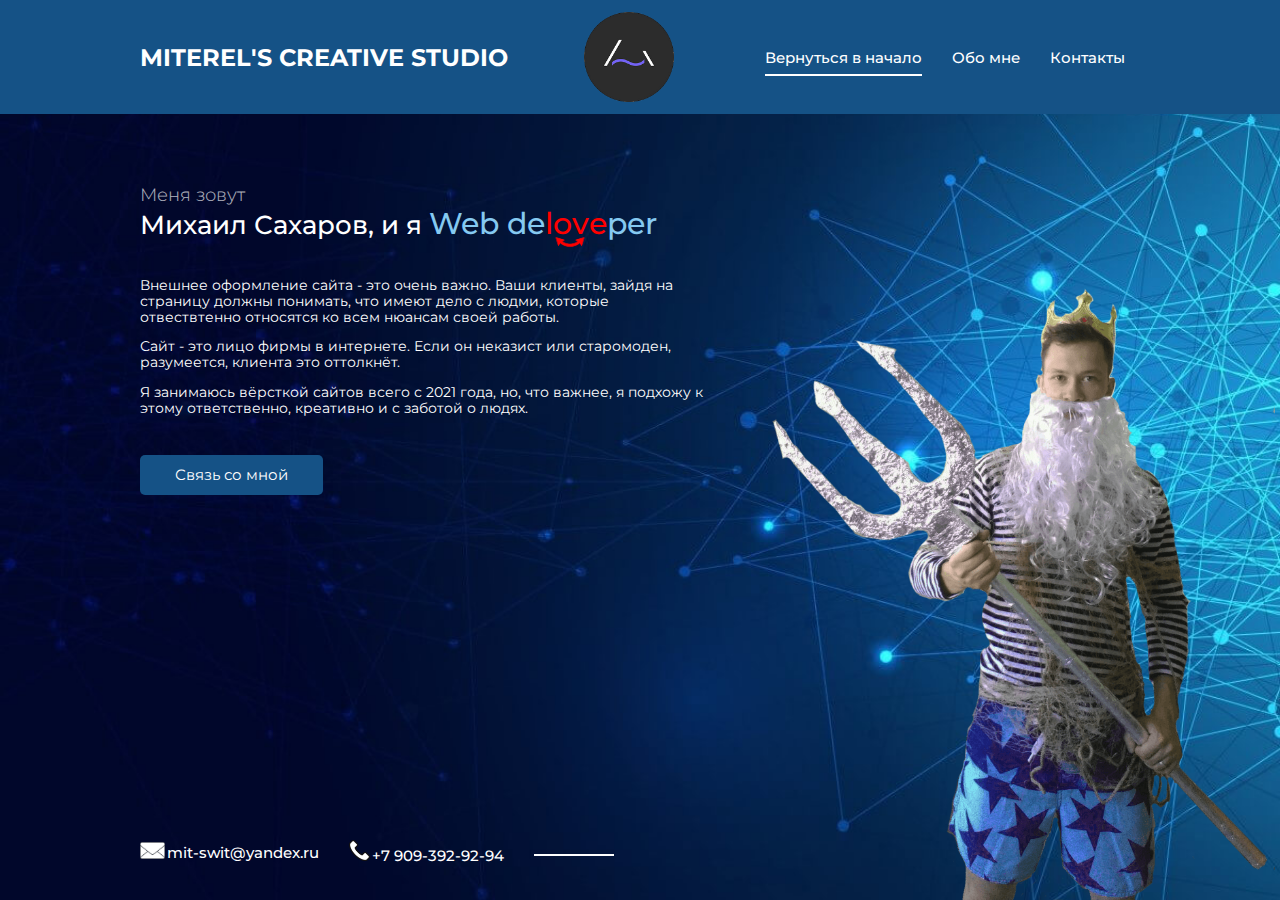
<file: index.html>
<!DOCTYPE html>
<html>
    <head>
        <meta charset="UTF-8">
        <meta name="viewport" content="width=device-width" initial-scale=1>
        <title>Мiterel-web</title>
        <link rel="stylesheet" href="style.css">
        <link rel="icon" type="image/png" href="img/logoforhead.png">
        <link rel="icon" type="image/png" href="img/logoforhead.png">

        <meta name="description" content="Быстрая, надежная и дешевая верстка в html и css. Я использую креативный подход!">
        <meta name="keywords" content="верстка сайтов, верстка страниц, верстка сайтов по шаблону, создание сайтов, написать сайт, делает сайты, web-разработка">

        <link rel="preconnect" href="https://fonts.googleapis.com">
        <link rel="preconnect" href="https://fonts.gstatic.com" crossorigin>
        <link href="https://fonts.googleapis.com/css2?family=Montserrat:ital,wght@0,100;0,200;0,300;0,400;0,500;0,600;0,700;1,100;1,200;1,300;1,500;1,600;1,700&display=swap" rel="stylesheet">
        </head>


    <body>
        <div class="page">

            <header class="header">
                <div class="container">
                    <div class="head-in">
                    <div class="header-brand">
                        Miterel's creative studio
                    </div>

                    <div class="header-logo">
                        <img src="img/logo.png" alt="" width="90p">
                    </div>

                    <div class="header-nav">
                        <a href="index.html" class="link-nav active">Вернуться в начало</a>
                        <a href="about.html" class="link-nav">Обо мне</a>
                        <a href="contacts.html" class="link-nav">Контакты</a>
                    </div>

                    </div> <!--/Head-in-->
                </div> <!--/container for header-->
            </header>

            <div class="container">
               <div class="content">
                   <div class="content-header">
                        <h2 class="subtitle">Меня зовут</h2>
                        <h1 class="title">Михаил Сахаров, и я <span class="devel"> Web de<span class="love-kek">love <div class="arrow"> <img src="img/%D1%81%D1%82%D1%80%D0%B5%D0%BB%D0%BE%D1%87%D0%BA%D0%B0.png" alt="" width="50px" ></div></span>per</span></h1>
                    </div>


                <div class="text-content">
                    <p>
                        Внешнее оформление сайта - это очень важно. Ваши клиенты, зайдя на страницу должны понимать, что имеют дело с людми, которые отвествтенно относятся ко всем нюансам своей работы.
                    </p>
                    <p>
                        Сайт - это лицо фирмы в интернете. Если он неказист или старомоден, разумеется, клиента это оттолкнёт.
                    </p>
                    <p>
                        Я занимаюсь вёрсткой сайтов всего с 2021 года, но, что важнее, я подхожу к этому ответственно, креативно и с заботой о людях.
                    </p>
                </div><!--/text-->

                <a href="#" class="btn">Связь со мной</a>

            </div> <!--/content-->
        </div> <!--/container for content-->

        <footer class="footer">
            <div class="container">
                <div class="contacts">
                    <a class="contacts-link" href="mailto:mit-swit@yandex.ru">
                       <img class="contacts-icon" src="img/mail.png" alt="" width="25px">mit-swit@yandex.ru
                    </a>

                    <a class="contacts-link" href="tel:+79093929294">
                      <img class="contacts-icon" src="img/tel.png" alt="" width="21px">+7 909-392-92-94
                    </a>
                </div>
            </div>

        </footer>

        <img src="img/%D0%B0%D0%B2%D0%B0%D1%82%D0%B0%D1%80%D0%BA%D0%B0.png" alt="" class="author">

        </div> <!--/page-->
    </body>
</html>
</file>
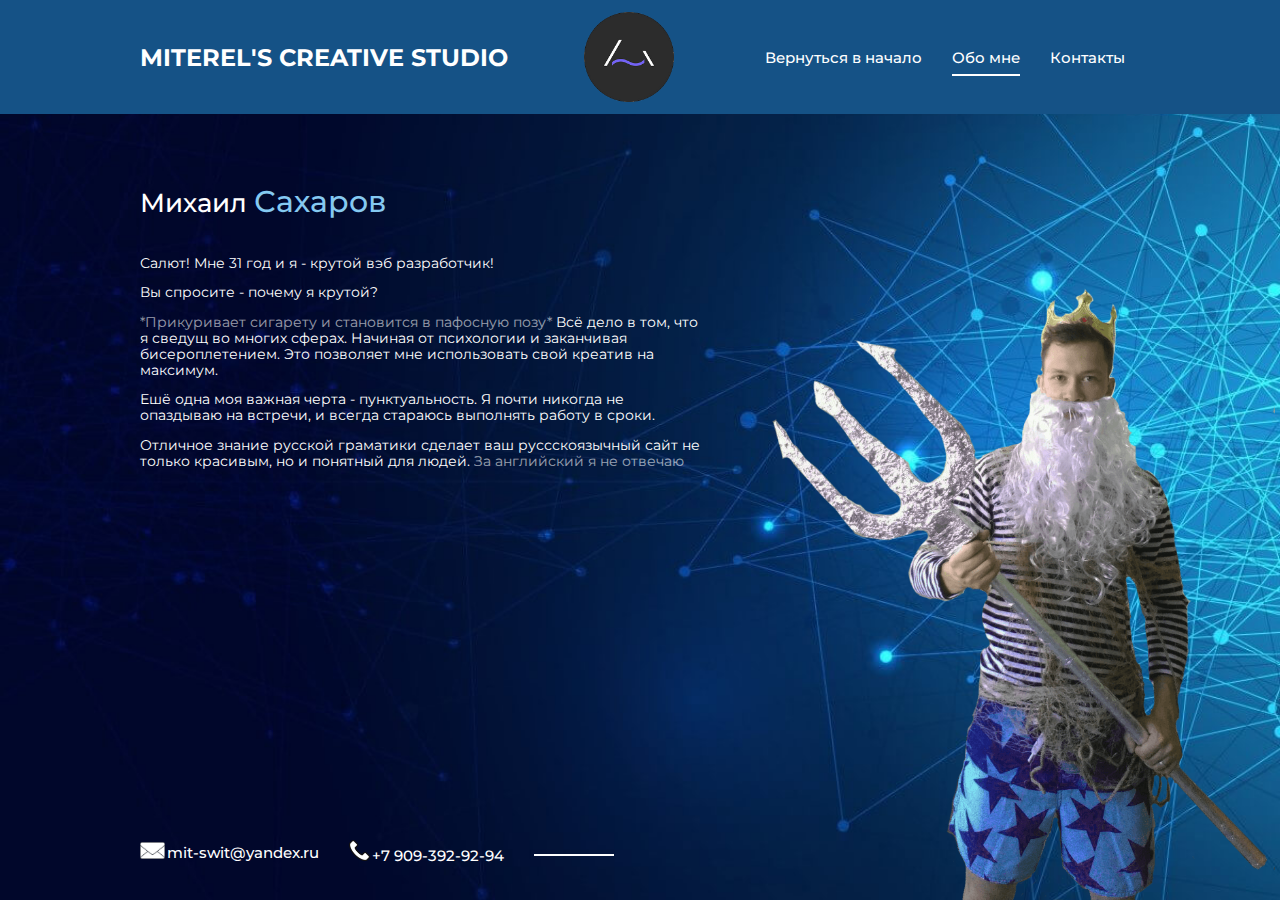
<file: about.html>
<!DOCTYPE html>
<html>
    <head>
        <meta charset="UTF-8">
        <meta name="viewport" content="width=device-width", initial-scale=1>
        <title>Мiterel-web</title>
        <link rel="stylesheet" href="style.css">
        <link rel="icon" type="image/png" href="img/logoforhead.png">

        <link rel="preconnect" href="https://fonts.googleapis.com">
        <link rel="preconnect" href="https://fonts.gstatic.com" crossorigin>
        <link href="https://fonts.googleapis.com/css2?family=Montserrat:ital,wght@0,100;0,200;0,300;0,400;0,500;0,600;0,700;1,100;1,200;1,300;1,500;1,600;1,700&display=swap" rel="stylesheet">
    </head>


    <body>
        <div class="page">

            <header class="header">
                <div class="container">
                    <div class="head-in">
                    <div class="header-brand">
                        Miterel's creative studio
                    </div>

                    <div class="header-logo">
                        <img src="img/logo.png" alt="" width="90px">
                    </div>

                    <div class="header-nav">
                        <a href="index.html" class="link-nav ">Вернуться в начало</a>
                        <a href="about.html" class="link-nav active">Обо мне</a>
                        <a href="contacts.html" class="link-nav">Контакты</a>
                    </div>

                    </div> <!--/Head-in-->
                </div> <!--/container for header-->
            </header>


            <div class="container">
                <div class="content">
                    <div class="content-header">
                        <h1 class="title">Михаил <span class="devel">Сахаров</span></h1>
                    </div>

                    <div class="text-content">
                        <p>
                            Салют! Мне 31 год и я - крутой вэб разработчик!
                        </p>
                        <p>
                            Вы спросите - почему я крутой?
                        </p>
                        <p>
                        <span class="opacity-text">*Прикуривает сигарету и становится в пафосную позу* </span>Всё дело в том, что я сведущ во многих сферах. Начиная от психологии и заканчивая бисероплетением. Это позволяет мне использовать свой креатив на максимум.
                        </p>
                        <p>
                        Ешё одна моя важная черта - пунктуальность. Я почти никогда не опаздываю на встречи, и всегда стараюсь выполнять работу в сроки.
                        </p>
                        <p>Отличное знание русской граматики сделает ваш руссскоязычный сайт не только красивым, но и понятный для людей. <span class="opacity-text">За английский я не отвечаю</span></p>

                    </div><!--/text-->

                </div> <!--/content-->
            </div> <!--/container for content-->

        <footer class="footer">
            <div class="container">
                <div class="contacts">
                    <a class="contacts-link" href="mailto:mit-swit@yandex.ru">
                       <img class="contacts-icon" src="img/mail.png" alt="" width="25px">mit-swit@yandex.ru
                    </a>

                    <a class="contacts-link" href="tel:+79093929294">
                      <img class="contacts-icon" src="img/tel.png" alt="" width="21px">+7 909-392-92-94
                    </a>
                </div>
            </div>

        </footer>

        <img src="img/%D0%B0%D0%B2%D0%B0%D1%82%D0%B0%D1%80%D0%BA%D0%B0.png" alt="" class="author">

        </div> <!--/page-->
    </body>
</html>
</file>
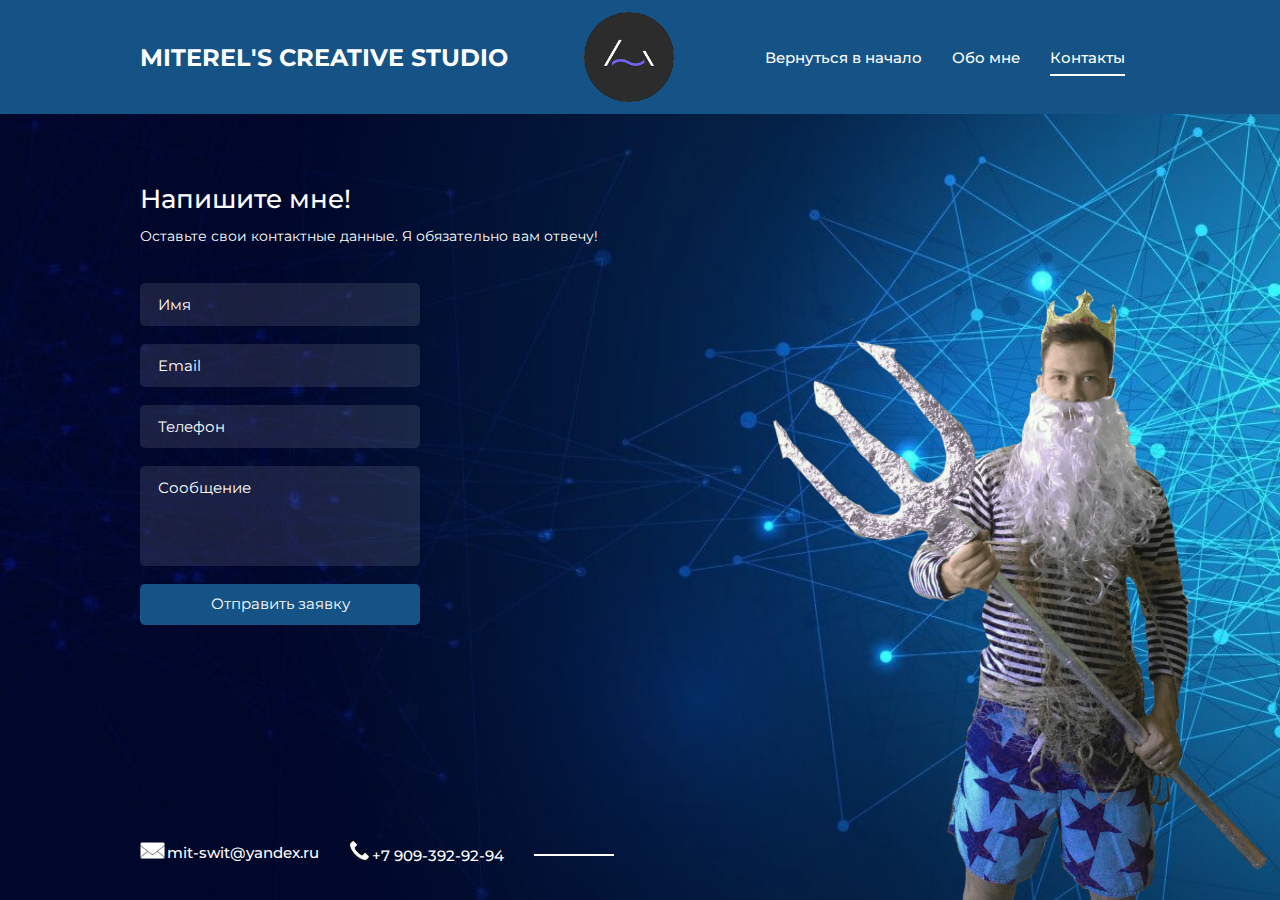
<file: contacts.html>
<!DOCTYPE html>
<html>
    <head>
        <meta charset="UTF-8">
        <meta name="viewport" content="width=device-width", initial-scale=1>
        <title>Мiterel-web</title>
        <link rel="stylesheet" href="style.css">
        <link rel="icon" type="image/png" href="img/logoforhead.png">

        <link rel="preconnect" href="https://fonts.googleapis.com">
        <link rel="preconnect" href="https://fonts.gstatic.com" crossorigin>
        <link href="https://fonts.googleapis.com/css2?family=Montserrat:ital,wght@0,100;0,200;0,300;0,400;0,500;0,600;0,700;1,100;1,200;1,300;1,500;1,600;1,700&display=swap" rel="stylesheet">
    </head>


    <body>
        <div class="page">

            <header class="header">
                <div class="container">
                    <div class="head-in">
                    <div class="header-brand">
                        Miterel's creative studio
                    </div>

                    <div class="header-logo">
                        <img src="img/logo.png" alt="" width="90px">
                    </div>

                    <div class="header-nav">
                        <a href="index.html" class="link-nav ">Вернуться в начало</a>
                        <a href="about.html" class="link-nav">Обо мне</a>
                        <a class="link-nav active" href="contacts.html" >Контакты</a>
                    </div>

                    </div> <!--/Head-in-->
                </div> <!--/container for header-->
            </header>


            <div class="container">
                <div class="content">
                    <h1 class="title">Напишите мне! </h1>


                    <div class="text-content">
                        <p>
                            Оставьте свои контактные данные. Я обязательно вам отвечу!
                        </p>

                    </div><!--/text-->

                    <form class="form" action="/" method="post">
                        <div class="form-gr">
                            <input type="text" name="name" class="input" placeholder="Имя">
                        </div>

                        <div class="form-gr">
                            <input type="email" name="email" class="input" placeholder="Email">
                        </div>

                        <div class="form-gr">
                            <input type="tel" name="tel" class="input" placeholder="Телефон">
                        </div>

                        <div class="form-gr">
                            <textarea class="textarea" name="text" placeholder="Сообщение"></textarea>
                        </div>

                        <div class="form-gr">
                            <button class="btn btn-full" type="submit">Отправить заявку</button>
                        </div>

                    </form>

                </div> <!--/content-->
            </div> <!--/container for content-->

        <footer class="footer">
            <div class="container">
                <div class="contacts">
                    <a class="contacts-link" href="mailto:mit-swit@yandex.ru">
                       <img class="contacts-icon" src="img/mail.png" alt="" width="25px">mit-swit@yandex.ru
                    </a>

                    <a class="contacts-link" href="tel:+79093929294">
                      <img class="contacts-icon" src="img/tel.png" alt="" width="21px">+7 909-392-92-94
                    </a>
                </div>
            </div>

        </footer>

        <img src="img/%D0%B0%D0%B2%D0%B0%D1%82%D0%B0%D1%80%D0%BA%D0%B0.png" alt="" class="author">

        </div> <!--/page-->
    </body>
</html>
</file>
<file: style.css>
html{
    font-size:15px;
}
body {
    margin: 0;
    font-family: 'Montserrat', sans-serif;
}
*,
*:before,
*:after {
    box-sizing: border-box;
}
.container{
    width: 100%;
    max-width: 1030px;
    margin: 0 auto;
    padding: 0 1rem;
}

.page{
    position: relative;
    overflow: hidden;

    width: 100%;
    height: 100vh;
    min-height: 710px;
    background: #000 url(img/bg2.jpg) center no-repeat;
    background-size: cover;
}
.author{
    position: absolute;
    height: 620px;
    right: 5px;
    bottom: 0;
}

/*Header*/

.header{
    margin-bottom: 70px;
    background-color: #155286;
    padding: 0.8rem 0;
}

.head-in {
    display: flex;
    justify-content: space-between;
    align-items: center;
}
.header-brand {
    font-size: 1.6rem;
    color: #fff;
    text-transform: uppercase;
    font-weight: bold;
}

.header-logo img{
    display: block;
}

.header-nav{
    display: flex;
}

.link-nav{
    margin: 1rem;
    color:#fff;
    font-size: 1rem;
    font-weight: 500;
    text-decoration: none;
    transition: color 0.2s linear;
}
.link-nav:hover{
    color: #9dc7e6;
}
.link-nav.active{
    margin-bottom: 6px;
    position: relative;
}
.link-nav.active:after {
    content: "";
    width: 100%;
    height: 2px;

    background-color: #fff;

    position: absolute;
    left: 0;
    bottom: 0;
}

/*content====================================*/
.content{
    height: 100%;
    width: 100%;
    max-width: 565px;
}

.content-header{
    margin-bottom: 2.3rem;
}

.subtitle{
    font-size: 1.2rem;
    color: #fff;
    opacity: 0.7;
    font-weight: 300;
    margin: 1rem 0 0 ;
}
.title{
    font-size: 1.7rem;
    color:#fff;
    font-weight: 500;
    line-height: 1.2;
    margin: 0;

}
.devel{
    font-size: 2rem;
    color: #85c9f1;
    font-weight: 500;
}
.love-kek{
    display:inline-block;
    position: relative;
    color:red;
}
.arrow{
    margin: 0;
    position: absolute;
    right: 20%;
    top:60%;

}
.text-content{
    margin-bottom: 2.6rem;

    font-size: .9rem;
    color:#fff;
}

.opacity-text{
    opacity: .6;
}


/*btn====================================*/
.btn{
    display: inline-block;
    padding: 12px 35px;

    font-family: inherit;
    font-size:1rem;
    line-height: 1.1;
    color: #fff;
    text-decoration:none;

    border:none;
    background-color: #155286;
    border-radius: 5px;

}

.btn:hover{
    cursor: pointer;
    background-color: #104069;
}

.btn-full{
    display: block;
    width: 100%;
}

/*footer====================================*/
.footer{
    width: 100%;

    position: absolute;
    bottom: 35px;
    left:0;
}

.contacts{
    display: flex;
    align-items: center;
}

.contacts-link{
    margin-right: 2rem;

    font-size: 1rem;
    font-weight: 500;
    color: #fff;
    text-decoration: none;
}

.contacts-link:last-child{
    margin-right: 0;
    position: relative;
}

.contacts-link:last-child:after{
    content: "";
    display: block;
    margin-left: 2rem;
    pointer-events: none;

    width: 80px;
    height: 2px;

    background-color: #fff;

    position: absolute;
    left: 100%;
    top: 55%;
}

.contacts-link:hover{
    text-decoration: underline;
    cursor: pointer;
}

.contacts-icon{
    margin-right: 2px;
}

/*contacts form====================================*/

.form{
    width: 100%;
    max-width: 280px;
}

.form-gr{
    margin-bottom: 1.2rem;
}

.input, textarea{
    display: block;
    padding: 12px 18px;
    width: 100%;

    font-family: inherit;
    font-size: 1rem;
    color: #fff;

    border: none;
    background-color: rgba(255, 255, 255, .1);
    border-radius: 5px;
}

.textarea{
    height: 100px;

    resize: none;
}

.input::placeholder,
.textarea::placeholder {
    color:#fff;
}

/*Media==============================*/

@media(max-width:800px){
    .author{
        right: -120px;
        bottom: -25px;
    }
}

@media(max-width:767px) {

    .page{
        height: auto;
        min-height: 100vh;
        padding-bottom: 2rem;
    }

    .header{
        margin-bottom: 40px;
    }

    .header-logo{
        display: none;
    }

    .header-brand{
        font-size: 1.2rem;
    }

    .header-nav{
        text-align: center;
    }

    .content{
        margin-bottom: 3rem;
    }

    .footer{
        position: static;
    }
}

@media(max-width:720px){
    .author{display: none;}
}

@media(max-width:560px){

    .head-in{
        flex-direction: column;
    }
    .header-brand{
        margin-bottom: 1px;
    }

    .content{
        text-align: center;
    }

    .contacts{
        flex-direction: column;
    }
    .contacts-link{
        margin-right: 0;
        margin-bottom: .5rem;
        }
    .contacts-link:last-child{
        margin-bottom: 0;
    }
    .contacts-link:last-child:after{display: none;}
}

@media(max-width:980px){
    .author{
        height: 500px;
        right: -20px;
    }
}

@media(max-height:655px){
    .author{
        height: 500px;
    }
}
@media(max-height:400px){

    .text-content{
        width: 60%;
    }
    .author{
        right: -30px;
    }
}
</file>
